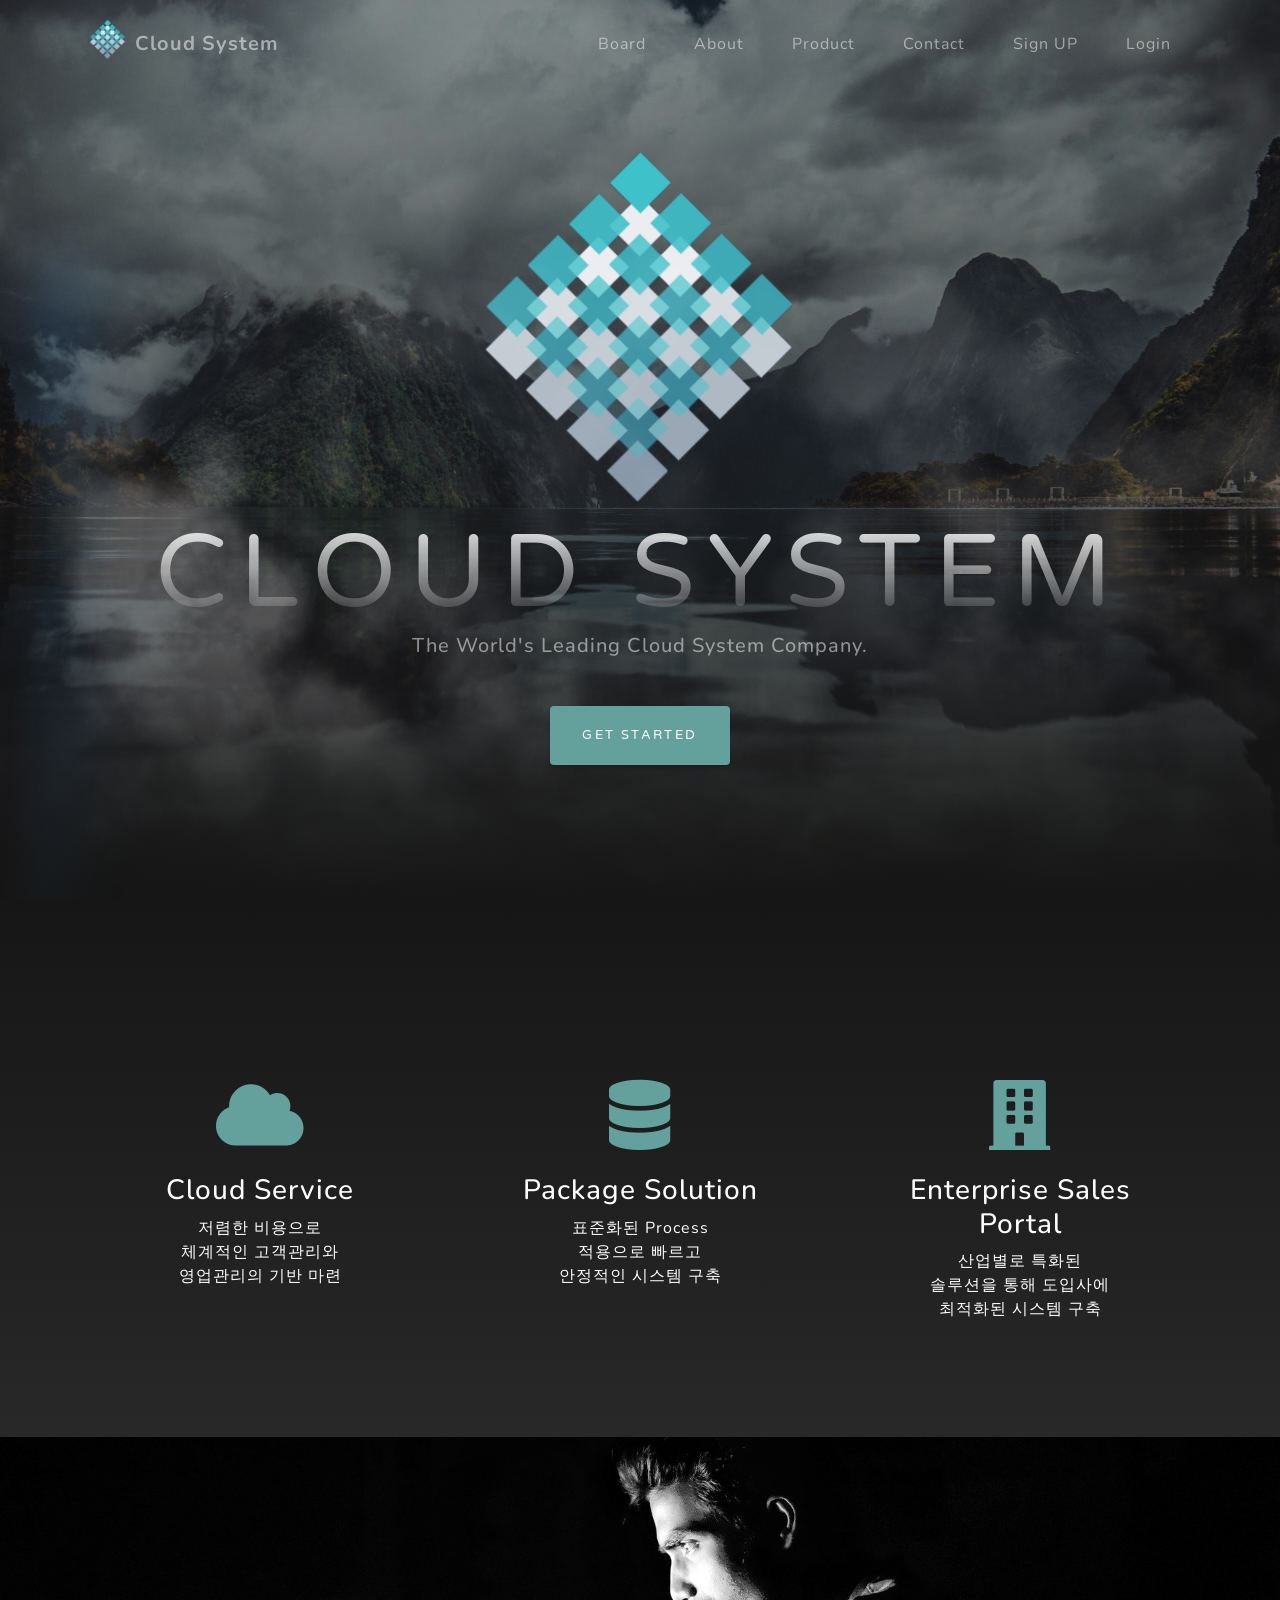
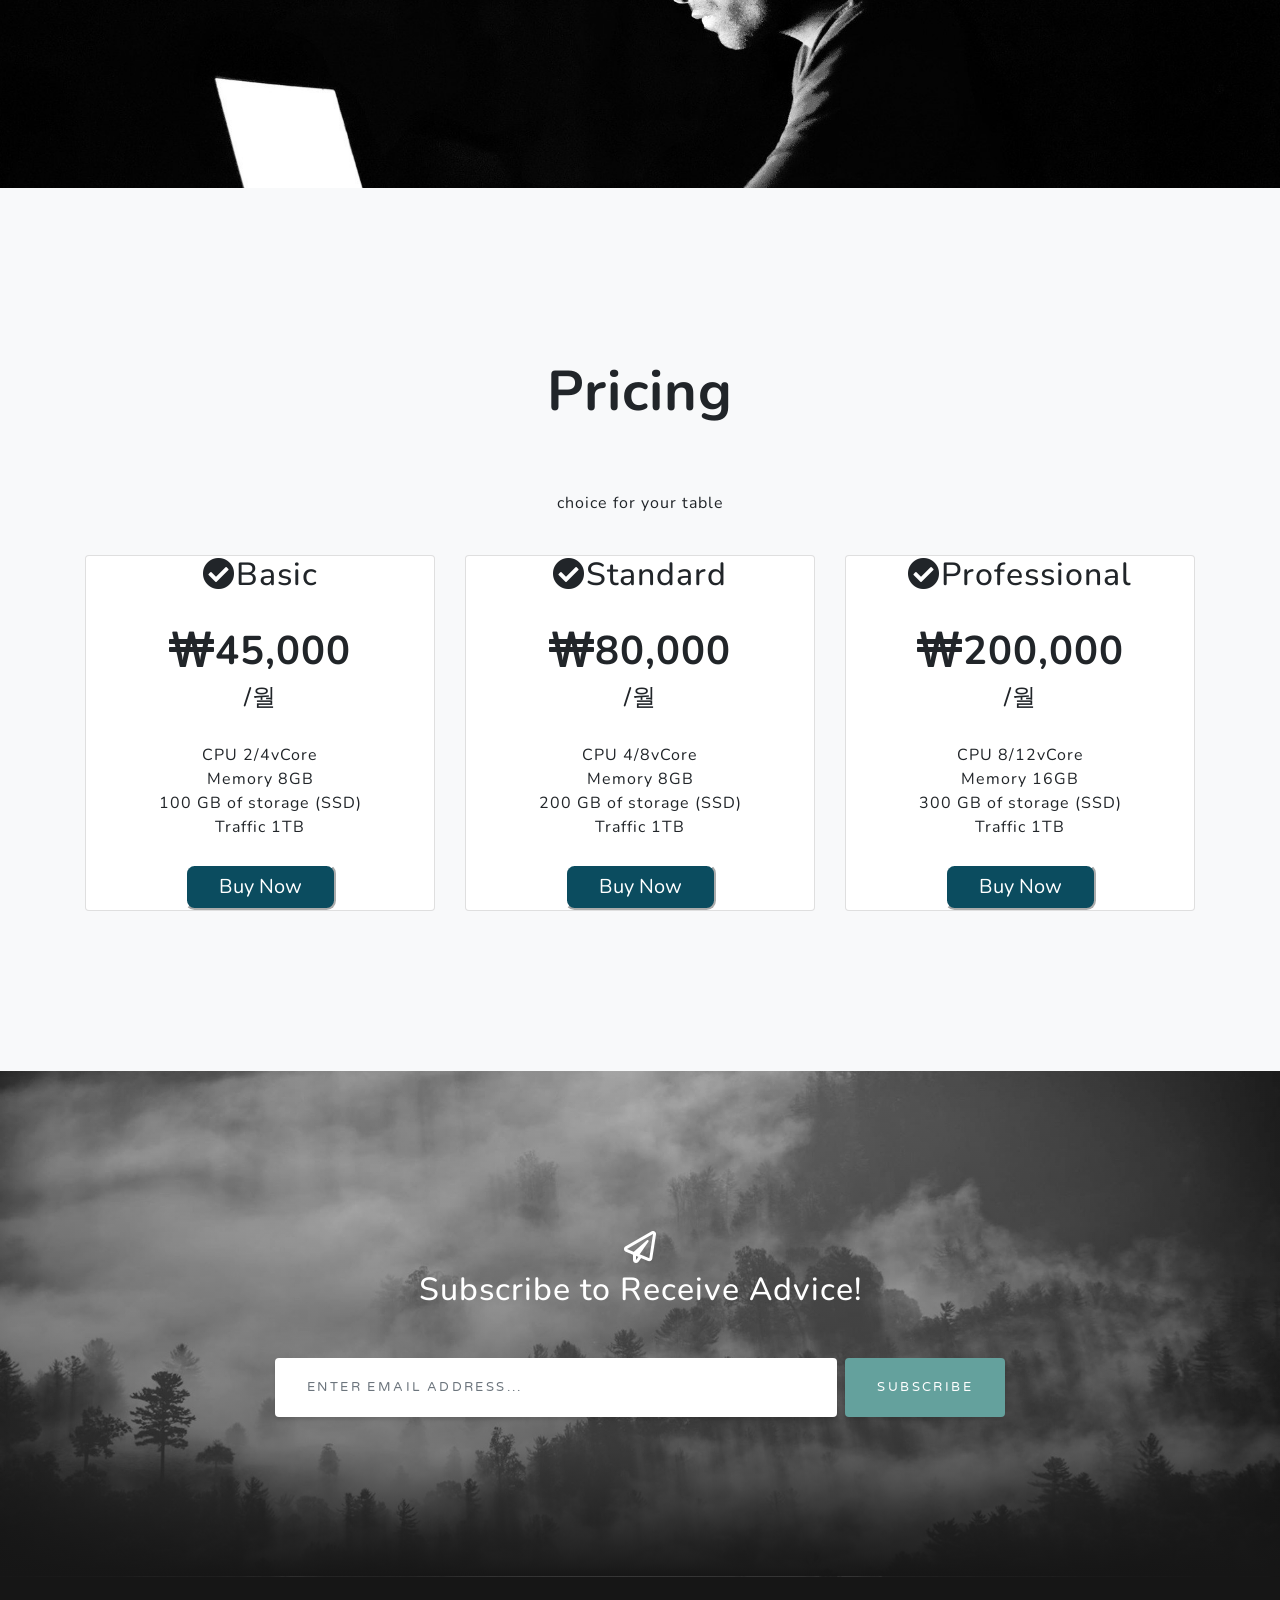
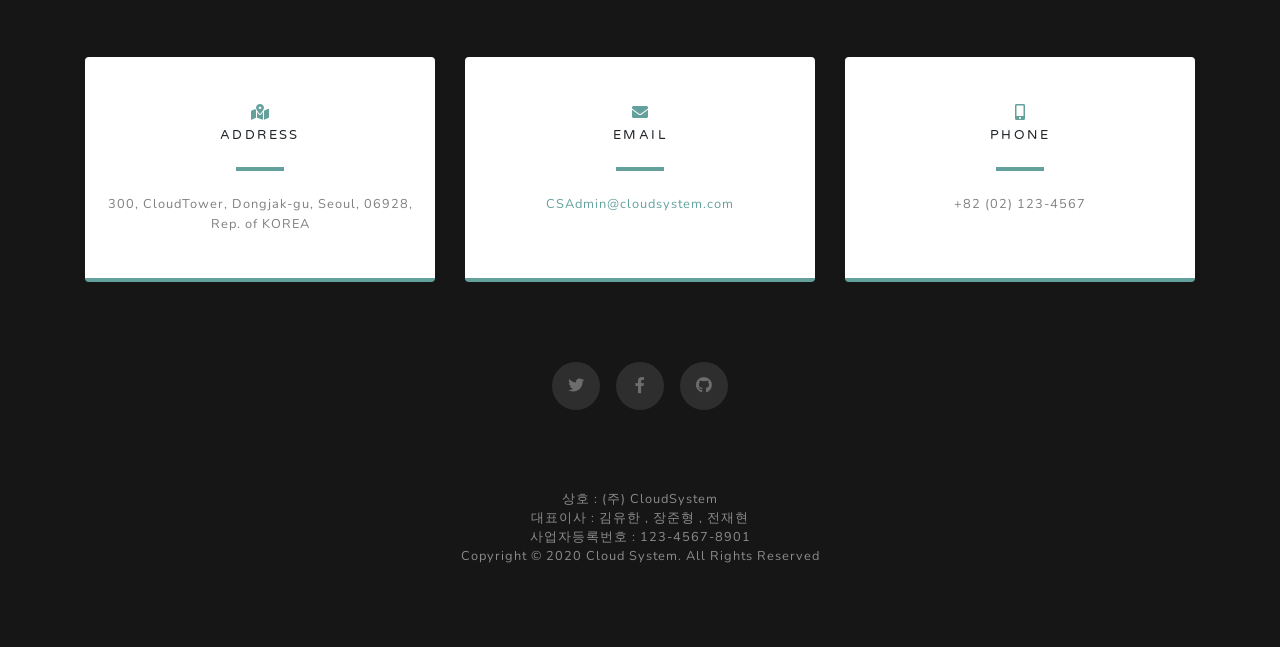
<file: WEB/index.html>
<!DOCTYPE html>
<html lang="en">

<head>

  <meta charset="utf-8">
  <meta name="viewport" content="width=device-width, initial-scale=1, shrink-to-fit=no">
  <meta name="description" content="">
  <meta name="author" content="">

  <title>Cloud System</title>

  <!-- Bootstrap core CSS -->
  <link href="vendor/bootstrap/css/bootstrap.min.css" rel="stylesheet">

  <!-- Custom fonts for this template -->
  <link href="vendor/fontawesome-free/css/all.min.css" rel="stylesheet">
  <link href="https://fonts.googleapis.com/css?family=Varela+Round" rel="stylesheet">
  <link href="https://fonts.googleapis.com/css?family=Nunito:200,200i,300,300i,400,400i,600,600i,700,700i,800,800i,900,900i" rel="stylesheet">


  <!-- Custom styles for this template -->
  <link href="css/grayscale.min.css" rel="stylesheet">

  <style>

    .features-icons {
    padding-top: 7rem;
    padding-bottom: 7rem;
   }

    .features-icons .features-icons-item {
    max-width: 20rem;
   }

    .features-icons .features-icons-item .features-icons-icon {
     height: 7rem;
   }

    .features-icons .features-icons-item .features-icons-icon i {
     font-size: 4.5rem;
   }

    .features-icons .features-icons-item:hover .features-icons-icon i {
     font-size: 5rem;
    }
    .project-item {
      font-size: 1rem;
      color : white;
      padding: 20px;
    }    
    .pinkstyle {
        color: white;font-size:70px;    
    }
    .price-item-button {
    padding: .5rem 2rem;
    font-size: 1.25rem;
    line-height: 1.3;
    border-radius: .6rem;
    color: white;
    background-color: #0B4C5F;
    background-image: none;
    border-color: white;
    margin-top: 25px;
    }
    .price-title {
      text-align: center;
      font-size: 3.5rem;
      font-weight: bold;
      padding: 10px;
      
    }
    .price-detail {
     font-weight: bold;
    }

    .page-header .content-center {
      margin-top: 85px;
    }

    .moving-clouds {
      position: absolute;
      z-index: 1;
      bottom: 0;
      left: 0;
      width: 250.625em;
      height: 43.75em;
      -webkit-animation: cloudLoop 80s linear infinite;
      animation: cloudLoop 80s linear infinite;
    }

    @keyframes cloudLoop {
      0% {
        -webkit-transform: translate3d(0, 0, 0);
        transform: translate3d(0, 0, 0);
      }
      100% {
        -webkit-transform: translate3d(-50%, 0, 0);
        transform: translate3d(-50%, 0, 0);
      }
    }
    .btn {
      box-shadow: 0 0.1875rem 0.1875rem 0 rgba(0, 0, 0, 0.1) !important;
      padding: 1.25rem 2rem;
      font-family: 'Varela Round';
      font-size: 80%;
      text-transform: uppercase;
      letter-spacing: .15rem;
      border: 0;
      position: relative;
      z-index: 1;
    }

    .btn-primary {
      background-color: #64a19d;
    }

    .btn-primary:hover {
      background-color: #4f837f;
    }

    .btn-primary:focus {
      background-color: #4f837f;
      color: white;
    }

    .btn-primary:active {
      background-color: #467370 !important;
    }

  </style>

</head>

<body id="page-top">

  <!-- Navigation -->
  <nav class="navbar navbar-expand-lg navbar-light fixed-top" id="mainNav">
    <div class="container">
      <div>
      <img style="max-width:45px; margin-top: -13px;" src="img/av.png">
      <a class="navbar-brand js-scroll-triggerlign" href="#page-top">Cloud System</a>
      </div>
        <button class="navbar-toggler navbar-toggler-right" type="button" data-toggle="collapse" data-target="#navbarResponsive" aria-controls="navbarResponsive" aria-expanded="false" aria-label="Toggle navigation">
          Menu
          <i class="fas fa-bars"></i>
        </button>

      <div class="collapse navbar-collapse offset" id="navbarResponsive">
        <ul class="navbar-nav ml-auto">
          <li class="nav-item">
            <a class="nav-link js-scroll-trigger" href="#" onclick="alert('로그인 후 이용 가능합니다.');" href="#board">Board</a>
          </li>  
          <li class="nav-item">
            <a class="nav-link js-scroll-trigger" href="#about">About</a>
          </li>
          <li class="nav-item">
            <a class="nav-link js-scroll-trigger" href="#projects">Product</a>
          </li>
          <li class="nav-item">
            <a class="nav-link js-scroll-trigger" href="#contact">Contact</a>
          </li>
          <li class="nav-item">
            <a class="nav-link js-scroll-trigger" data-toggle="modal" data-target="#Modal_Signup">Sign UP</a>
          </li>
          <li class="nav-item">
            <a class="nav-link js-scroll-trigger" data-toggle="modal" data-target="#Modal_Login">Login</a>
          </li>
        </ul>
      </div>
    </div>
  </nav>

      <!-- Modal Container 1 -->
      <div class="container">
        <!-- Login Modal 위에서 연결링크를 설정하였으므로 트리거 버튼부분 삭제 -->
        <div class="modal fade" id="Modal_Login" role="dialog">
            <div class="modal-dialog">
    
            <!-- Modal content -->
            <div class="modal-content">
    
            <!-- Modal Header -->
            <div class="modal-header">
                <h4 class="modal-title">User Login</h4>
                <button type="button" class="close" data-dismiss="modal">&times;</button>             
            </div>
    
            <!-- Modal Body Login Container -->
            <div class="modal-body">
            <div class="container">
            <form action="./php/login.php" method="POST" name="login-form">
                <div class="form-group row">
                    <div class="col-xs-6">
                    <label for="ID1">ID</label>
                    <input id="ID1" class="form-control" autocomplete="off" type=text size="25" placeholder="User ID" required name="login_id" autofocus>
                    </div>
                </div>
                <div class="form-group row">
                    <div class="col-xs-6">
                    <label for="PW1">Password</label>
                    <input id="PW1" class="form-control" autocomplete="off" type=password size="25" placeholder="User Password" name="login_pw" required>
                    </div>
                </div>    
            </div>
            </div>
            <!-- Modal Footer -->
            <div class="modal-footer">
                <button type="submit" class="btn btn-default">Submit</button>
                <button type="button" class="btn btn-default" data-dismiss="modal">Close</button>
            </div>
            </form>
    
            </div>
            </div>
        </div>
        </div>

  <!-- SignUP Modal Container -->
  <div class="container">
    <div class="modal fade" id="Modal_Signup" role="dialog">
        <div class="modal-dialog modal-lg">
        <div class="modal-content">

        <div class="modal-header">
            <h4 class="modal-title">SIGN UP</h4>
            <button type="button" class="close" data-dismiss="modal">&times;</button>
        </div>

        <div class="modal-body">
        <div class="container">
        <form class="form-horizontal" action="./php/signup.php" method="POST" name="signup-form"> 
            <div class="form-group">
                <label style="text-align:left" for="id" class="col-sm-2 control-label">USER ID</label>
                <div class="col-sm-6">
                    <input class="form-control" name="id" id="id" maxlength="20" type="text" autofocus placeholder="User ID Here" required autocomplete="off" >
                </div>
            </div>

            <div class="form-group">
                <label style="text-align:left" for="pw" class="col-sm-2 control-label">USER PW</label>
                <div class="col-sm-6">
                    <input class="form-control" name="pw" id="pw" maxlength="30" type="password" placeholder="User Password Here" required autocomplete="off" >
                </div>
            </div>

            <div class="form-group">
                <label style="text-align:left" for="pw2" class="col-sm-2 control-label">RE-ENTER PW</label>
                <div class="col-sm-6">
                    <input class="form-control" name="pw2" id="pw2" maxlength="30" type="password" placeholder="User Repeat Password Here" required autocomplete="off" >
                </div>
            </div>

            <div class="form-group">
                <label style="text-align:left" for="name" class="col-sm-2 control-label">NAME</label>
                <div class="col-sm-6">
                    <input class="form-control" name="name" id="name" maxlength="20" type="text" placeholder="User Name Here" required autocomplete="off" >
                </div>
            </div>

            <div class="form-group">
                <label style="text-align:left" for="phone" class="col-sm-2 control-label">PHONE</label>
                <div class="col-sm-6">
                    <input class="form-control" name="phone" id="phone" maxlength="50" type="text" placeholder="User Phone Number Here" required autocomplete="off" >
                </div>
            </div>

            <div class="form-group">
                <label style="text-align:left" for="addr" class="col-sm-2 control-label">ADDRESS</label>
                <div class="col-sm-6">
                    <input class="form-control" name="addr" id="addr" maxlength="50" type="text" placeholder="User Address Here" required autocomplete="off" >
                </div>
            </div>

            <div class="form-group">
                <label style="text-align:left" for="mail" class="col-sm-2 control-label">E-Mail</label>
                <div class="col-sm-6">
                    <input class="form-control" name="mail" id="mail" maxlength="50" type="email" placeholder="User E-Mail Address Here" required autocomplete="off" >
                </div>
            </div>
        </div>
        </div>

        <div class="modal-footer">
            <button type="submit" class="btn btn-default">SIGN UP</button>
            <button type="button" class="btn btn-default" data-dismiss="modal">CANCEL</button>
        </div>
        </form>
        </div>
        </div>
    </div>
  </div>      

  <!-- Header -->
  <header class="masthead">
    <div class="container d-flex h-100 align-items-center">
      <div class="mx-auto text-center">
        <img src="img/av.png" class="img-fluid" alt="">
        <h1 class="mx-auto my-0 text-uppercase">Cloud System</h1>
        <h2 class="text-white-50 mx-auto mt-2 mb-5">The World's Leading Cloud System Company.</h2>
        <div class="moving-clouds" style="background-image: url('img/clouds.png'); "></div>
        <a href="#about" class="btn btn-primary js-scroll-trigger">Get Started</a>
      </div>
    </div>   
  </header>

 <!-- About Section -->
 <section id="about" class="bg-light about-section text-center">
  <div class="container">
      <div class="row">
        <div class="col-lg-4">
          <div class="project-item mx-auto mb-5 mb-lg-0 mb-lg-3">
            <div class="features-icons-icon d-flex">
              <i class="fas fa-cloud m-auto text-primary pinkstyle" aria-hidden="true"></i>                                    
            </div>
            <br>
            <h3>Cloud Service</h3>
            <p>저렴한 비용으로<br>체계적인 고객관리와<br>영업관리의 기반 마련</p>
          </div>

        </div>
        <div class="col-lg-4">
          <div class="project-item mx-auto mb-5 mb-lg-0 mb-lg-3">
              <div class="features-icons-icon d-flex">
              <i class="fas fa-database m-auto text-primary pinkstyle" aria-hidden="true"></i> 
            </div>
            <br>
            <h3>Package Solution</h3>
            <p>표준화된 Process<br>적용으로 빠르고<br>안정적인 시스템 구축</p>
          </div>
        </div>
        <div class="col-lg-4">
          <div class="project-item mx-auto mb-0 mb-lg-3">
              <div class="features-icons-icon d-flex">
                  <i class="fas fa-building m-auto text-primary pinkstyle" aria-hidden="true"></i> 
            </div>
            <br>
            <h3>Enterprise Sales Portal</h3>
            <p>산업별로 특화된<br>솔루션을 통해 도입사에<br>최적화된 시스템 구축</p>
          </div>
        </div>
      </div>
  </div>
  <img src="img/ipad.png" class="img-fluid" alt="">
</section>

<!-- Projects Section -->
<section id="projects" class="projects-section bg-light">
    <div class="container">
      <div class="pb-85px text-center">
        <h2 class="price-title">Pricing</h2>
        <br>
        <br>
        <p class="section-intro__subtitle">choice for your table</p>
      </div>
      <br>
      <div class="row">
        <div class="col-md-6 col-lg-4 mb-4 mb-lg-0">
          <div class="card text-center card-pricing">
            <div class="card-pricing__header">
              <h2><i class="fas fa-check-circle"></i>Basic</h2><br>
              <h1 class="card-pricing__price price-detail"><i class="fas fa-won-sign"></i>45,000<h4>/월</h4></h1>
            </div>
            <br>
            <div class="card-pricing__header text-center">
              <ui>CPU   2/4vCore<ui><br>
              <ui>Memory 8GB</ui><br>
              <ui>100 GB of storage (SSD)</ui><br>
              <ui>Traffic 1TB</ui><br>
            </div>
            <div class="card-pricing__footer">
              <button class="price-item-button button-light">Buy Now</button>
            </div>
          </div>
        </div>

        <div class="col-md-6 col-lg-4 mb-4 mb-lg-0">
          <div class="card text-center card-pricing">
            <div class="card-pricing__header">
              <h2><i class="fas fa-check-circle"></i>Standard</h2><br>
              <h1 class="card-pricing__price price-detail"><i class="fas fa-won-sign"></i>80,000<h4>/월</h4></h1>
            </div>
            <br>
            <div class="card-pricing__header text-center">
              <ui>CPU   4/8vCore<ui><br>
              <ui>Memory 8GB</ui><br>
              <ui>200 GB of storage (SSD)</ui><br>
              <ui>Traffic 1TB</ui><br>
            </div>
            <div class="card-pricing__footer">
              <button class="price-item-button button-light">Buy Now</button>
            </div>
          </div>
        </div>

        <div class="col-md-6 col-lg-4 mb-4 mb-lg-0">
          <div class="card text-center card-pricing">
            <div class="card-pricing__header">
              <h2><i class="fas fa-check-circle"></i>Professional</h2><br>
              <h1 class="card-pricing__price price-detail"><i class="fas fa-won-sign"></i>200,000<h4>/월</h4></h1>
            </div>
            <br>
            <div class="card-pricing__header text-center">
              <ui>CPU   8/12vCore<ui><br>
              <ui>Memory 16GB</ui><br>
              <ui>300 GB of storage (SSD)</ui><br>
              <ui>Traffic 1TB</ui><br>
            </div>
            <div class="card-pricing__footer">
              <button class="price-item-button button-light">Buy Now</button>
            </div>
          </div>
        </div>
      </div>
    </div>
  </section>

  <!-- Contact Section -->
 
  <section id="contact" class="signup-section">
    <div class="container">
      <div class="row">
        <div class="col-md-10 col-lg-8 mx-auto text-center">

          <i class="far fa-paper-plane fa-2x mb-2 text-white"></i>
          <h2 class="text-white mb-5">Subscribe to Receive Advice!</h2>

          <form class="form-inline d-flex">
            <input type="email" class="form-control flex-fill mr-0 mr-sm-2 mb-3 mb-sm-0" id="inputEmail" placeholder="Enter email address...">
            <button type="submit" class="btn btn-primary mx-auto">Subscribe</button>
          </form>

        </div>
      </div>
    </div>
  </section>

  <!-- Contact Section -->
  <section class="contact-section bg-black">
    <div class="container">

      <div class="row">

        <div class="col-md-4 mb-3 mb-md-0">
          <div class="card py-4 h-100">
            <div class="card-body text-center">
              <i class="fas fa-map-marked-alt text-primary mb-2"></i>
              <h4 class="text-uppercase m-0">Address</h4>
              <hr class="my-4">
              <div class="small text-black-50">300, CloudTower, Dongjak-gu, Seoul, 06928, Rep. of KOREA</div>
            </div>
          </div>
        </div>

        <div class="col-md-4 mb-3 mb-md-0">
          <div class="card py-4 h-100">
            <div class="card-body text-center">
              <i class="fas fa-envelope text-primary mb-2"></i>
              <h4 class="text-uppercase m-0">Email</h4>
              <hr class="my-4">
              <div class="small text-black-50">
                <a href="#">CSAdmin@cloudsystem.com</a>
              </div>
            </div>
          </div>
        </div>

        <div class="col-md-4 mb-3 mb-md-0">
          <div class="card py-4 h-100">
            <div class="card-body text-center">
              <i class="fas fa-mobile-alt text-primary mb-2"></i>
              <h4 class="text-uppercase m-0">Phone</h4>
              <hr class="my-4">
              <div class="small text-black-50">+82 (02) 123-4567</div>
            </div>
          </div>
        </div>
      </div>

      <div class="social d-flex justify-content-center">
        <a href="#" class="mx-2">
          <i class="fab fa-twitter"></i>
        </a>
        <a href="#" class="mx-2">
          <i class="fab fa-facebook-f"></i>
        </a>
        <a href="#" class="mx-2">
          <i class="fab fa-github"></i>
        </a>
      </div>

    </div>
  </section>

  <!-- Footer -->
  <footer class="bg-black small text-center text-white-50">
    <div class="container">
      상호 : (주) CloudSystem<br>
      대표이사 : 김유한 ,  장준형 , 전재현<br>
      사업자등록번호 : 123-4567-8901<br>
      Copyright &copy; 2020 Cloud System. All Rights Reserved
    </div>
  </footer>

  <!-- Bootstrap core JavaScript -->
  <script src="vendor/jquery/jquery.min.js"></script>
  <script src="vendor/bootstrap/js/bootstrap.bundle.min.js"></script>

  <!-- Plugin JavaScript -->
  <script src="vendor/jquery-easing/jquery.easing.min.js"></script>

  <!-- Custom scripts for this template -->
  <script src="js/grayscale.min.js"></script>

</body>

</html>
</file>
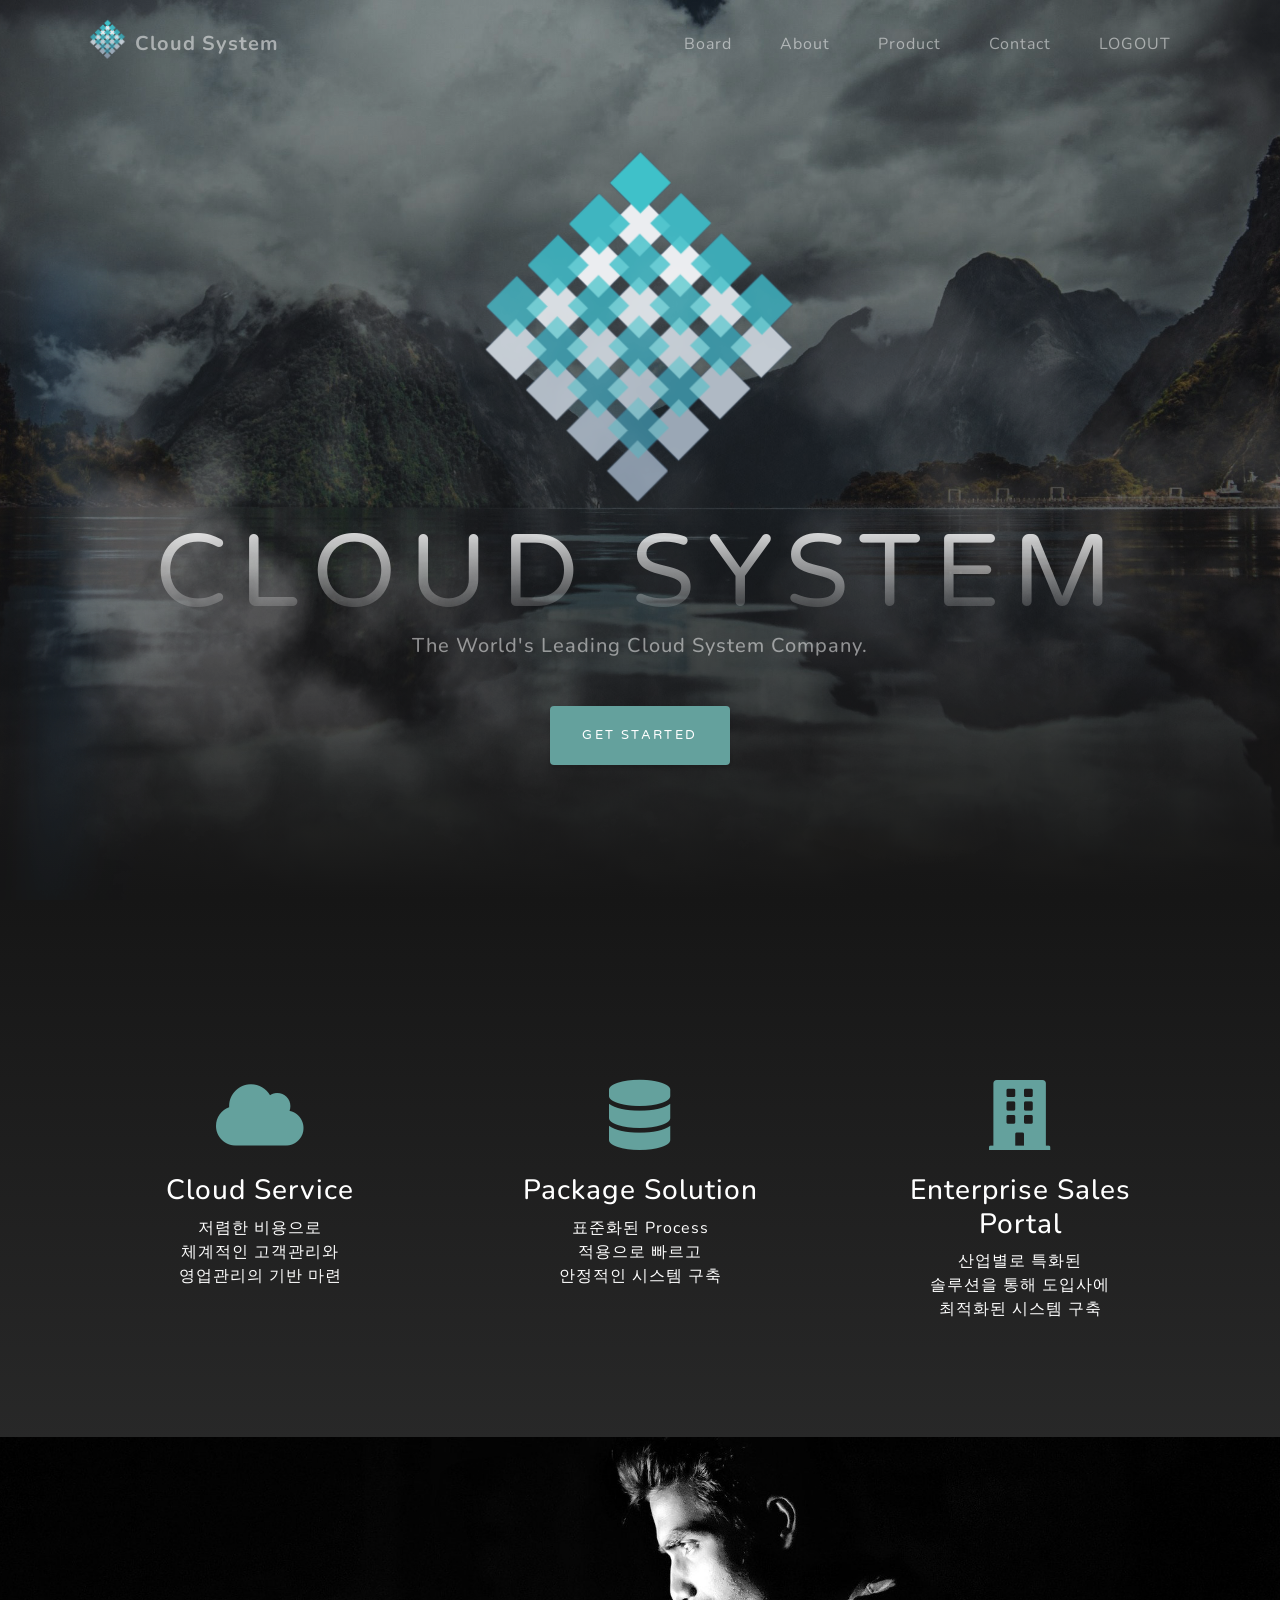
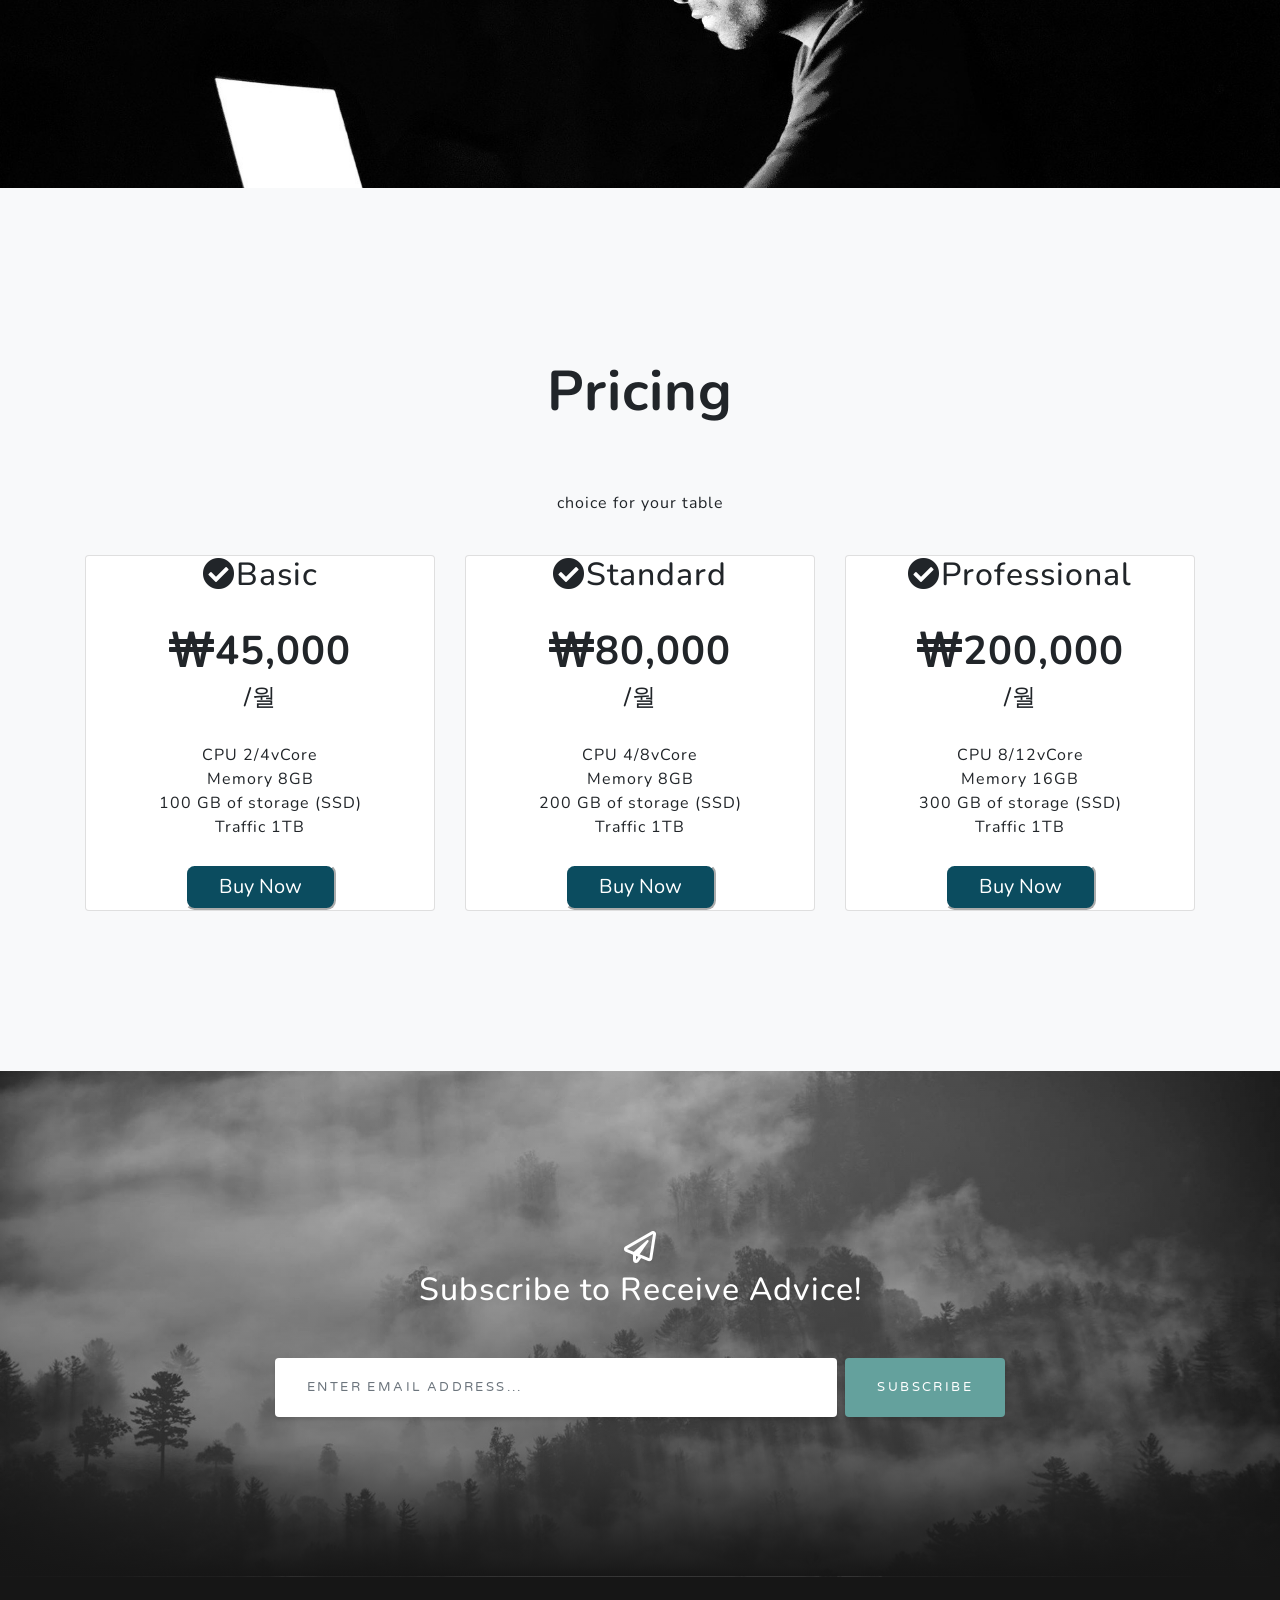
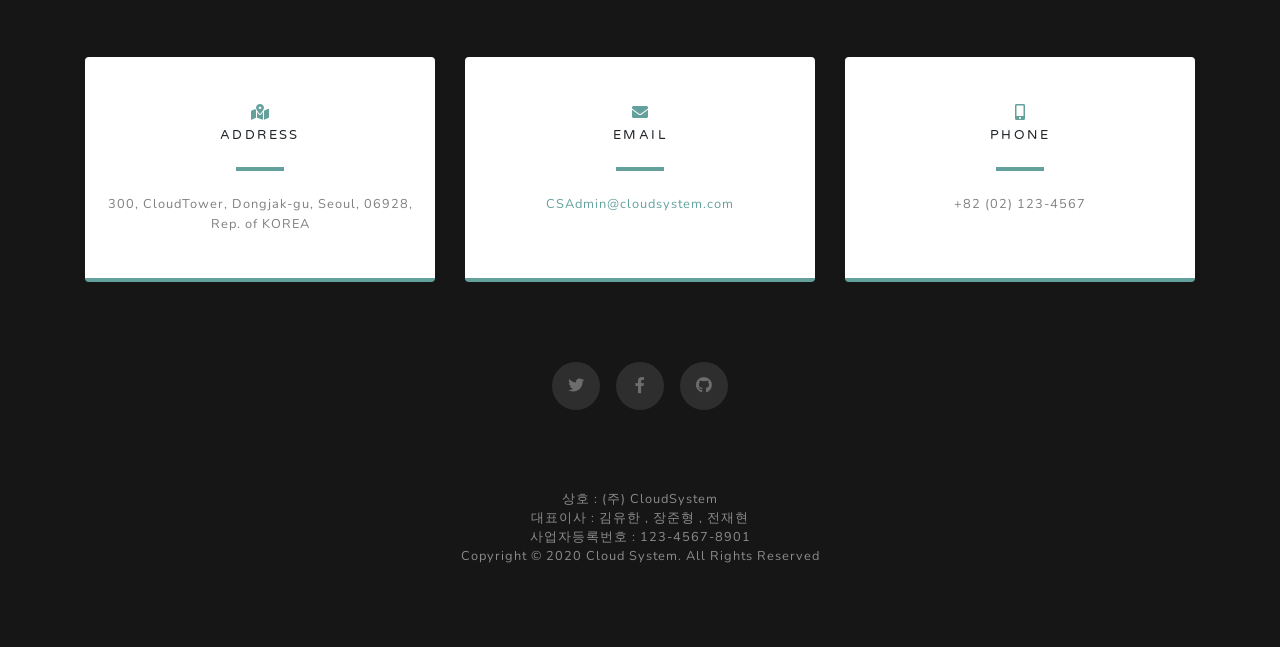
<file: WEB/index_auth.html>
<!DOCTYPE html>
<html lang="en">

<head>

  <meta charset="utf-8">
  <meta name="viewport" content="width=device-width, initial-scale=1, shrink-to-fit=no">
  <meta name="description" content="">
  <meta name="author" content="">

  <title>Cloud System</title>

  <!-- Bootstrap core CSS -->
  <link href="vendor/bootstrap/css/bootstrap.min.css" rel="stylesheet">

  <!-- Custom fonts for this template -->
  <link href="vendor/fontawesome-free/css/all.min.css" rel="stylesheet">
  <link href="https://fonts.googleapis.com/css?family=Varela+Round" rel="stylesheet">
  <link href="https://fonts.googleapis.com/css?family=Nunito:200,200i,300,300i,400,400i,600,600i,700,700i,800,800i,900,900i" rel="stylesheet">


  <!-- Custom styles for this template -->
  <link href="css/grayscale.min.css" rel="stylesheet">

  <style>

    .features-icons {
    padding-top: 7rem;
    padding-bottom: 7rem;
   }

    .features-icons .features-icons-item {
    max-width: 20rem;
   }

    .features-icons .features-icons-item .features-icons-icon {
     height: 7rem;
   }

    .features-icons .features-icons-item .features-icons-icon i {
     font-size: 4.5rem;
   }

    .features-icons .features-icons-item:hover .features-icons-icon i {
     font-size: 5rem;
    }
    .project-item {
      font-size: 1rem;
      color : white;
      padding: 20px;
    }    
    .pinkstyle {
        color: white;font-size:70px;    
    }
    .price-item-button {
    padding: .5rem 2rem;
    font-size: 1.25rem;
    line-height: 1.3;
    border-radius: .6rem;
    color: white;
    background-color: #0B4C5F;
    background-image: none;
    border-color: white;
    margin-top: 25px;
    }
    .price-title {
      text-align: center;
      font-size: 3.5rem;
      font-weight: bold;
      padding: 10px;
      
    }
    .price-detail {
     font-weight: bold;
    }

    .page-header .content-center {
      margin-top: 85px;
    }

    .moving-clouds {
      position: absolute;
      z-index: 1;
      bottom: 0;
      left: 0;
      width: 250.625em;
      height: 43.75em;
      -webkit-animation: cloudLoop 80s linear infinite;
      animation: cloudLoop 80s linear infinite;
    }

    @keyframes cloudLoop {
      0% {
        -webkit-transform: translate3d(0, 0, 0);
        transform: translate3d(0, 0, 0);
      }
      100% {
        -webkit-transform: translate3d(-50%, 0, 0);
        transform: translate3d(-50%, 0, 0);
      }
    }
    .btn {
      box-shadow: 0 0.1875rem 0.1875rem 0 rgba(0, 0, 0, 0.1) !important;
      padding: 1.25rem 2rem;
      font-family: 'Varela Round';
      font-size: 80%;
      text-transform: uppercase;
      letter-spacing: .15rem;
      border: 0;
      position: relative;
      z-index: 1;
    }

    .btn-primary {
      background-color: #64a19d;
    }

    .btn-primary:hover {
      background-color: #4f837f;
    }

    .btn-primary:focus {
      background-color: #4f837f;
      color: white;
    }

    .btn-primary:active {
      background-color: #467370 !important;
    }

  </style>

</head>

<body id="page-top">

  <!-- Navigation -->
  <nav class="navbar navbar-expand-lg navbar-light fixed-top" id="mainNav">
    <div class="container">
      <div>
      <img style="max-width:45px; margin-top: -13px;" src="img/av.png">
      <a class="navbar-brand js-scroll-triggerlign" href="#page-top">Cloud System</a>
      </div>
        <button class="navbar-toggler navbar-toggler-right" type="button" data-toggle="collapse" data-target="#navbarResponsive" aria-controls="navbarResponsive" aria-expanded="false" aria-label="Toggle navigation">
          Menu
          <i class="fas fa-bars"></i>
        </button>

      <div class="collapse navbar-collapse offset" id="navbarResponsive">
        <ul class="navbar-nav ml-auto">  
          <li class="nav-item">
            <a class="nav-link js-scroll-trigger" href="./php/board.php" href="#board">Board</a>
          </li>  
          <li class="nav-item">
            <a class="nav-link js-scroll-trigger" href="#about">About</a>
          </li>
          <li class="nav-item">
            <a class="nav-link js-scroll-trigger" href="#projects">Product</a>
          </li>
          <li class="nav-item">
            <a class="nav-link js-scroll-trigger" href="#contact">Contact</a>
          </li>
          <li class="nav-item">
            <a class="nav-link js-scroll-trigger" href="./php/logout.php"> LOGOUT</a>
          </li>
        </ul>
      </div>
    </div>
  </nav>
 
  <!-- Header -->
  <header class="masthead">
    <div class="container d-flex h-100 align-items-center">
      <div class="mx-auto text-center">
        <img src="img/av.png" class="img-fluid" alt="">
        <h1 class="mx-auto my-0 text-uppercase">Cloud System</h1>
        <h2 class="text-white-50 mx-auto mt-2 mb-5">The World's Leading Cloud System Company.</h2>
        <div class="moving-clouds" style="background-image: url('img/clouds.png'); "></div>
        <a href="#about" class="btn btn-primary js-scroll-trigger">Get Started</a>
      </div>
    </div>   
  </header>

 <!-- About Section -->
 <section id="about" class="bg-light about-section text-center">
  <div class="container">
      <div class="row">
        <div class="col-lg-4">
          <div class="project-item mx-auto mb-5 mb-lg-0 mb-lg-3">
            <div class="features-icons-icon d-flex">
              <i class="fas fa-cloud m-auto text-primary pinkstyle" aria-hidden="true"></i>                                    
            </div>
            <br>
            <h3>Cloud Service</h3>
            <p>저렴한 비용으로<br>체계적인 고객관리와<br>영업관리의 기반 마련</p>
          </div>

        </div>
        <div class="col-lg-4">
          <div class="project-item mx-auto mb-5 mb-lg-0 mb-lg-3">
              <div class="features-icons-icon d-flex">
              <i class="fas fa-database m-auto text-primary pinkstyle" aria-hidden="true"></i> 
            </div>
            <br>
            <h3>Package Solution</h3>
            <p>표준화된 Process<br>적용으로 빠르고<br>안정적인 시스템 구축</p>
          </div>
        </div>
        <div class="col-lg-4">
          <div class="project-item mx-auto mb-0 mb-lg-3">
              <div class="features-icons-icon d-flex">
                  <i class="fas fa-building m-auto text-primary pinkstyle" aria-hidden="true"></i> 
            </div>
            <br>
            <h3>Enterprise Sales Portal</h3>
            <p>산업별로 특화된<br>솔루션을 통해 도입사에<br>최적화된 시스템 구축</p>
          </div>
        </div>
      </div>
  </div>
  <img src="img/ipad.png" class="img-fluid" alt="">
</section>

<!-- Projects Section -->
<section id="projects" class="projects-section bg-light">
    <div class="container">
      <div class="pb-85px text-center">
        <h2 class="price-title">Pricing</h2>
        <br>
        <br>
        <p class="section-intro__subtitle">choice for your table</p>
      </div>
      <br>
      <div class="row">
        <div class="col-md-6 col-lg-4 mb-4 mb-lg-0">
          <div class="card text-center card-pricing">
            <div class="card-pricing__header">
              <h2><i class="fas fa-check-circle"></i>Basic</h2><br>
              <h1 class="card-pricing__price price-detail"><i class="fas fa-won-sign"></i>45,000<h4>/월</h4></h1>
            </div>
            <br>
            <div class="card-pricing__header text-center">
              <ui>CPU   2/4vCore<ui><br>
              <ui>Memory 8GB</ui><br>
              <ui>100 GB of storage (SSD)</ui><br>
              <ui>Traffic 1TB</ui><br>
            </div>
            <div class="card-pricing__footer">
              <button class="price-item-button button-light">Buy Now</button>
            </div>
          </div>
        </div>

        <div class="col-md-6 col-lg-4 mb-4 mb-lg-0">
          <div class="card text-center card-pricing">
            <div class="card-pricing__header">
              <h2><i class="fas fa-check-circle"></i>Standard</h2><br>
              <h1 class="card-pricing__price price-detail"><i class="fas fa-won-sign"></i>80,000<h4>/월</h4></h1>
            </div>
            <br>
            <div class="card-pricing__header text-center">
              <ui>CPU   4/8vCore<ui><br>
              <ui>Memory 8GB</ui><br>
              <ui>200 GB of storage (SSD)</ui><br>
              <ui>Traffic 1TB</ui><br>
            </div>
            <div class="card-pricing__footer">
              <button class="price-item-button button-light">Buy Now</button>
            </div>
          </div>
        </div>

        <div class="col-md-6 col-lg-4 mb-4 mb-lg-0">
          <div class="card text-center card-pricing">
            <div class="card-pricing__header">
              <h2><i class="fas fa-check-circle"></i>Professional</h2><br>
              <h1 class="card-pricing__price price-detail"><i class="fas fa-won-sign"></i>200,000<h4>/월</h4></h1>
            </div>
            <br>
            <div class="card-pricing__header text-center">
              <ui>CPU   8/12vCore<ui><br>
              <ui>Memory 16GB</ui><br>
              <ui>300 GB of storage (SSD)</ui><br>
              <ui>Traffic 1TB</ui><br>
            </div>
            <div class="card-pricing__footer">
              <button class="price-item-button button-light">Buy Now</button>
            </div>
          </div>
        </div>
      </div>
    </div>
  </section>

  <!-- Contact Section -->  
    <section id="contact" class="signup-section">
      <div class="container">
        <div class="row">
          <div class="col-md-10 col-lg-8 mx-auto text-center">
  
            <i class="far fa-paper-plane fa-2x mb-2 text-white"></i>
            <h2 class="text-white mb-5">Subscribe to Receive Advice!</h2>
  
            <form class="form-inline d-flex">
              <input type="email" class="form-control flex-fill mr-0 mr-sm-2 mb-3 mb-sm-0" id="inputEmail" placeholder="Enter email address...">
              <button type="submit" class="btn btn-primary mx-auto">Subscribe</button>
            </form>
  
          </div>
        </div>
      </div>
  </section>

  <!-- Contact Section -->
  <section class="contact-section bg-black">
    <div class="container">

      <div class="row">

        <div class="col-md-4 mb-3 mb-md-0">
          <div class="card py-4 h-100">
            <div class="card-body text-center">
              <i class="fas fa-map-marked-alt text-primary mb-2"></i>
              <h4 class="text-uppercase m-0">Address</h4>
              <hr class="my-4">
              <div class="small text-black-50">300, CloudTower, Dongjak-gu, Seoul, 06928, Rep. of KOREA</div>
            </div>
          </div>
        </div>

        <div class="col-md-4 mb-3 mb-md-0">
          <div class="card py-4 h-100">
            <div class="card-body text-center">
              <i class="fas fa-envelope text-primary mb-2"></i>
              <h4 class="text-uppercase m-0">Email</h4>
              <hr class="my-4">
              <div class="small text-black-50">
                <a href="#">CSAdmin@cloudsystem.com</a>
              </div>
            </div>
          </div>
        </div>

        <div class="col-md-4 mb-3 mb-md-0">
          <div class="card py-4 h-100">
            <div class="card-body text-center">
              <i class="fas fa-mobile-alt text-primary mb-2"></i>
              <h4 class="text-uppercase m-0">Phone</h4>
              <hr class="my-4">
              <div class="small text-black-50">+82 (02) 123-4567</div>
            </div>
          </div>
        </div>
      </div>

      <div class="social d-flex justify-content-center">
        <a href="#" class="mx-2">
          <i class="fab fa-twitter"></i>
        </a>
        <a href="#" class="mx-2">
          <i class="fab fa-facebook-f"></i>
        </a>
        <a href="#" class="mx-2">
          <i class="fab fa-github"></i>
        </a>
      </div>

    </div>
  </section>

  <!-- Footer -->
  <!-- Footer -->
  <footer class="bg-black small text-center text-white-50">
    <div class="container">
      상호 : (주) CloudSystem<br>
      대표이사 : 김유한 , 장준형 , 전재현<br>
      사업자등록번호 : 123-4567-8901<br>
      Copyright &copy; 2020 Cloud System. All Rights Reserved
    </div>
  </footer>

  <!-- Bootstrap core JavaScript -->
  <script src="vendor/jquery/jquery.min.js"></script>
  <script src="vendor/bootstrap/js/bootstrap.bundle.min.js"></script>

  <!-- Plugin JavaScript -->
  <script src="vendor/jquery-easing/jquery.easing.min.js"></script>

  <!-- Custom scripts for this template -->
  <script src="js/grayscale.min.js"></script>

</body>

</html>
</file>
<file: WEB/css/grayscale.min.css>
/*!
 * Start Bootstrap - Grayscale v5.0.9 (https://startbootstrap.com/template-overviews/grayscale)
 * Copyright 2013-2019 Start Bootstrap
 * Licensed under MIT (https://github.com/BlackrockDigital/startbootstrap-grayscale/blob/master/LICENSE)
 */#mainNav{min-height:56px;background-color:#fff}#mainNav .navbar-toggler{font-size:80%;padding:.75rem;color:#64a19d;border:1px solid #64a19d}#mainNav .navbar-toggler:focus{outline:0}#mainNav .navbar-brand{color:#161616;font-weight:700;padding:.9rem 0}#mainNav .navbar-nav .nav-item:hover{color:fade(white,80%);outline:0;background-color:transparent}#mainNav .navbar-nav .nav-item:active,#mainNav .navbar-nav .nav-item:focus{outline:0;background-color:transparent}@media (min-width:992px){#mainNav{padding-top:0;padding-bottom:0;border-bottom:none;background-color:transparent;transition:background-color .3s ease-in-out}#mainNav .navbar-brand{padding:.5rem 0;color:rgba(255,255,255,.5)}#mainNav .nav-link{transition:none;padding:2rem 1.5rem;color:rgba(255,255,255,.5)}#mainNav .nav-link:hover{color:rgba(255,255,255,.75)}#mainNav .nav-link:active{color:#fff}#mainNav.navbar-shrink{background-color:#fff}#mainNav.navbar-shrink .navbar-brand{color:#161616}#mainNav.navbar-shrink .nav-link{color:#161616;padding:1.5rem 1.5rem 1.25rem;border-bottom:.25rem solid transparent}#mainNav.navbar-shrink .nav-link:hover{color:#64a19d}#mainNav.navbar-shrink .nav-link:active{color:#467370}#mainNav.navbar-shrink .nav-link.active{color:#64a19d;outline:0;border-bottom:.25rem solid #64a19d}}.masthead{position:relative;width:100%;height:auto;min-height:35rem;padding:15rem 0;background:linear-gradient(to bottom,rgba(22,22,22,.3) 0,rgba(22,22,22,.7) 75%,#161616 100%),url(../img/bg-masthead.jpg);background-position:center;background-repeat:no-repeat;background-attachment:scroll;background-size:cover;overflow: hidden;}.masthead h1{font-family:'Varela Round';font-size:2.5rem;line-height:2.5rem;letter-spacing:.8rem;background:-webkit-linear-gradient(rgba(255,255,255,.9),rgba(255,255,255,0));-webkit-text-fill-color:transparent;-webkit-background-clip:text}.masthead h2{max-width:20rem;font-size:1rem}@media (min-width:768px){.masthead h1{font-size:4rem;line-height:4rem}}@media (min-width:992px){.masthead{height:100vh;padding:0}.masthead h1{font-size:6.5rem;line-height:6.5rem;letter-spacing:.8rem}.masthead h2{max-width:30rem;font-size:1.25rem}}.btn{box-shadow:0 .1875rem .1875rem 0 rgba(0,0,0,.1)!important;padding:1.25rem 2rem;font-family:'Varela Round';font-size:80%;text-transform:uppercase;letter-spacing:.15rem;border:0}.btn-primary{background-color:#64a19d}.btn-primary:hover{background-color:#4f837f}.btn-primary:focus{background-color:#4f837f;color:#fff}.btn-primary:active{background-color:#467370!important}.about-section{padding-top:10rem;background:linear-gradient(to bottom,#161616 0,rgba(22,22,22,.9) 75%,rgba(22,22,22,.8) 100%)}.about-section p{margin-bottom:5rem}.projects-section{padding:10rem 0}.projects-section .featured-text{padding:2rem}@media (min-width:992px){.projects-section .featured-text{padding:0 0 0 2rem;border-left:.5rem solid #64a19d}}.projects-section .project-text{padding:3rem;font-size:90%}@media (min-width:992px){.projects-section .project-text{padding:5rem}.projects-section .project-text hr{border-color:#64a19d;border-width:.25rem;width:30%}}.signup-section{padding:10rem 0;background:linear-gradient(to bottom,rgba(22,22,22,.1) 0,rgba(22,22,22,.5) 75%,#161616 100%),url(../img/bg-signup.jpg);background-position:center;background-repeat:no-repeat;background-attachment:scroll;background-size:cover}.signup-section .form-inline input{box-shadow:0 .1875rem .1875rem 0 rgba(0,0,0,.1)!important;padding:1.25rem 2rem;height:auto;font-family:'Varela Round';font-size:80%;text-transform:uppercase;letter-spacing:.15rem;border:0}.contact-section{padding:5rem 0 0}.contact-section .card{border:0;border-bottom:.25rem solid #64a19d}.contact-section .card h4{font-size:.8rem;font-family:'Varela Round';text-transform:uppercase;letter-spacing:.15rem}.contact-section .card hr{border-color:#64a19d;border-width:.25rem;width:3rem}.contact-section .social{margin-top:5rem}.contact-section .social a{text-align:center;height:3rem;width:3rem;background:rgba(255,255,255,.1);border-radius:100%;line-height:3rem;color:rgba(255,255,255,.3)}.contact-section .social a:hover{color:rgba(255,255,255,.5)}.contact-section .social a:active{color:#fff}body{font-family:Nunito;letter-spacing:.0625em}a{color:#64a19d}a:focus,a:hover{text-decoration:none;color:#3c6360}.bg-black{background-color:#161616!important}.bg-primary{background-color:#64a19d!important}.text-primary{color:#64a19d!important}footer{padding:5rem 0}
</file>
